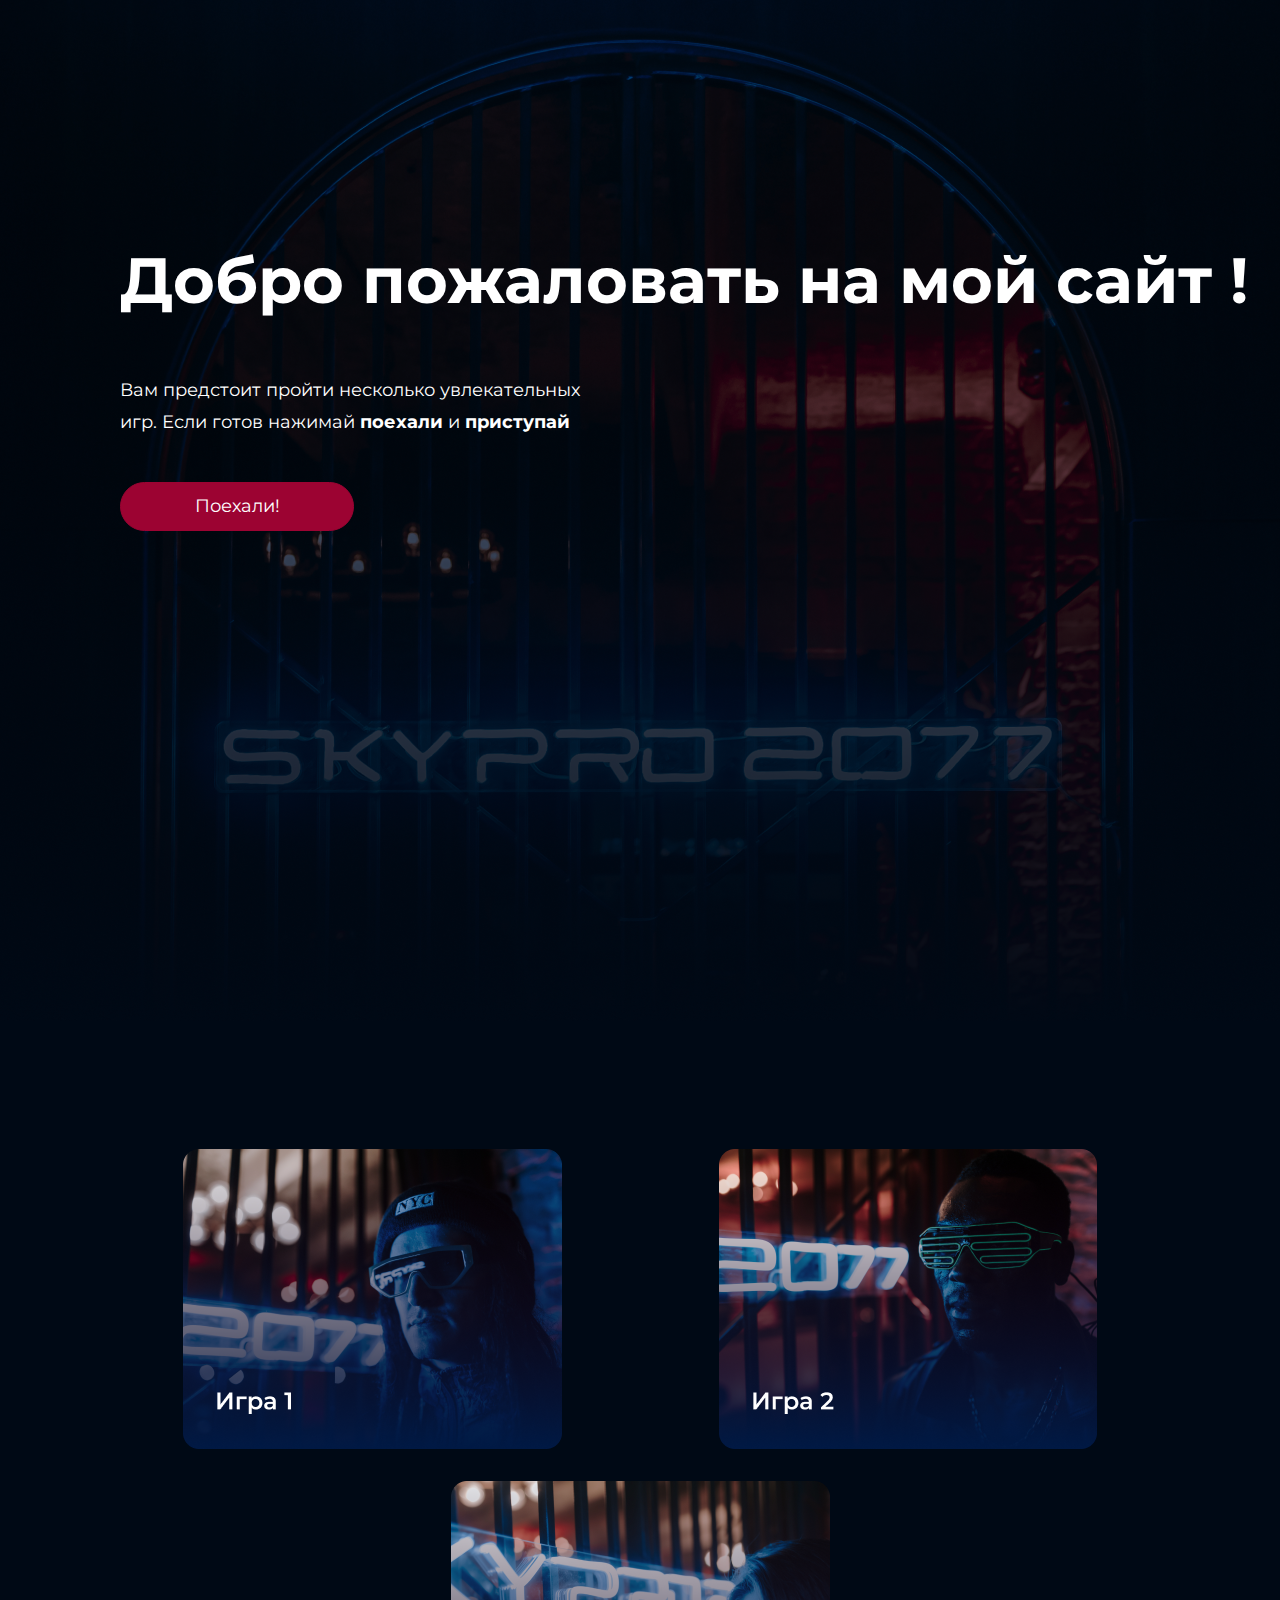
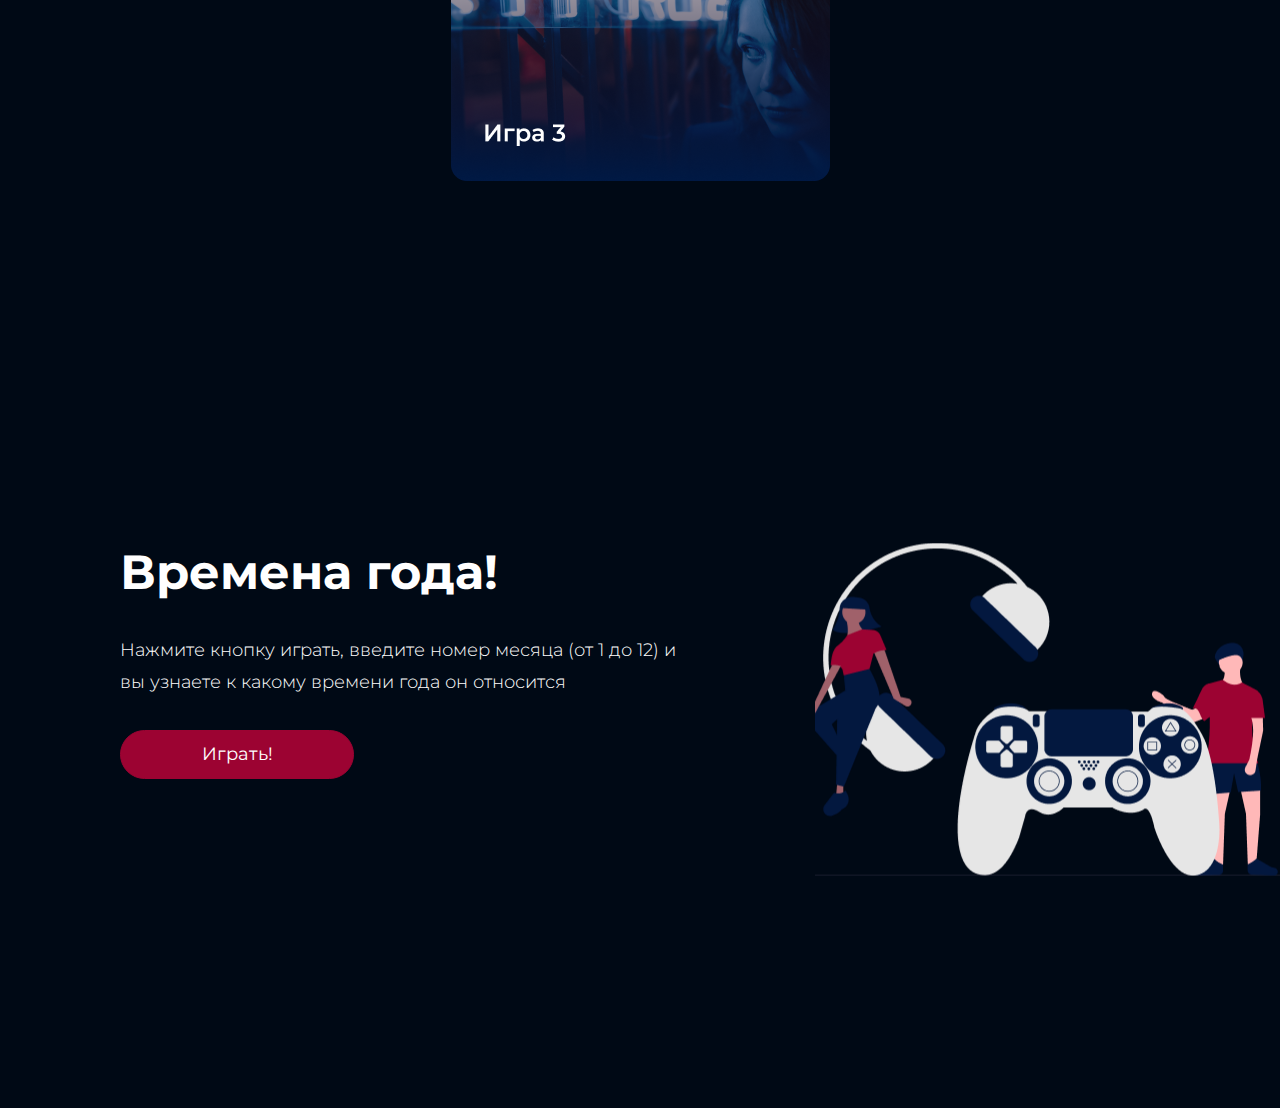
<file: hw-1/index.html>
<!DOCTYPE html>
<html lang="en">

<head>
    <meta charset="UTF-8">
    <meta name="viewport" content="width=device-width, initial-scale=1.0">
    <link rel="preconnect" href="https://fonts.googleapis.com">
    <link rel="preconnect" href="https://fonts.gstatic.com" crossorigin>
    <link
        href="https://fonts.googleapis.com/css2?family=Lato:wght@400;700&family=Montserrat:wght@300;400;600;700&family=Roboto:wght@300;400;500;700&display=swap"
        rel="stylesheet">
    <link rel="stylesheet" href="style.css">
    <script src="hw-№1.js"></script>
    <title>Homework1</title>

</head>

<body>
    <script crc="hw-№1.js"></script>
    <header class="header">
        <section class="block center">
            <div class="block__text">
                <h1 class="block__big-text">Добро пожаловать на мой сайт !</h1>
            </div>
            <div class="block__special-text">
                <h5 class="selected-text">Вам предстоит пройти несколько увлекательных игр. Если готов нажимай
                    <span class="selected-text__big-words">поехали</span>
                    и
                    <span class="selected-text__big-words">приступай</span>
                </h5>

            </div>
            <button class="block__button">Поехали!</button>
        </section>
    </header>

    <section class="blok-images">
        <div class="games center">
            <div class="game">

                <a chref="#"><img class="img" src="img/Group 1.png" alt="Игра1">
                    <h3 class="game__text"></h3>
                </a>
            </div>
            <div class="game">
                <a chref="#"><img class="img" src="img/Group 2.png" alt="Игра 2">
                    <h3 class="game__text"></h3>
                </a>
            </div>
            <div class="game">
                <a chref="#"><img class="img" src="img/Group 3.png" alt="Игра 3">
                    <h3 class="game__text"></h3>
                </a>
            </div>
        </div>
    </section>
    <div class="bottom-block">
        <div class="block-inside center">
            <div class="block-inside__info">
                <h1 class="block-inside__title">Времена года!</h1>
                <h3 class="block-inside__offer">Нажмите кнопку играть, введите номер месяца (от 1 до 12) и вы узнаете к
                    какому времени года он относится</h3>
                <button class="block-inside__button-two" onclick="monthNum()">Играть!</button>
            </div>
            <div class="block-inside__img-game"></div>
        </div>
    </div>

</body>

</html>
</file>
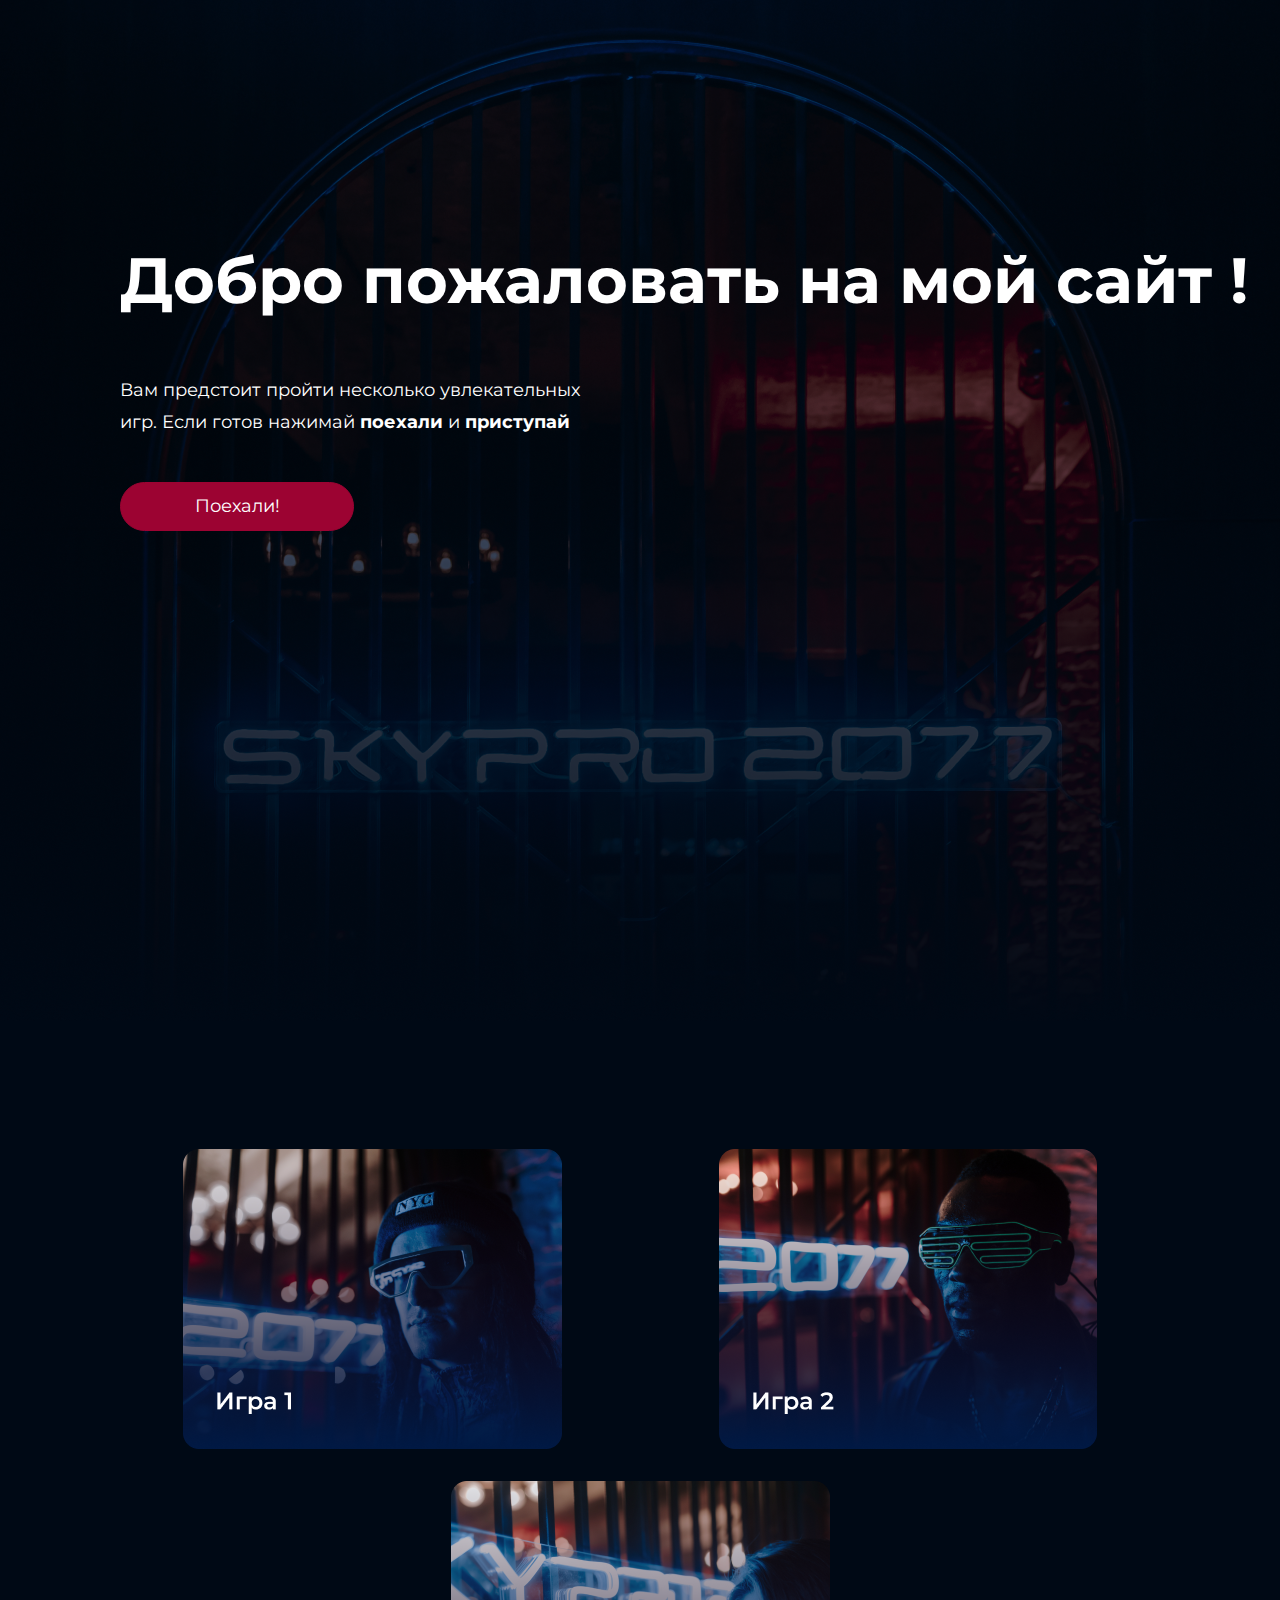
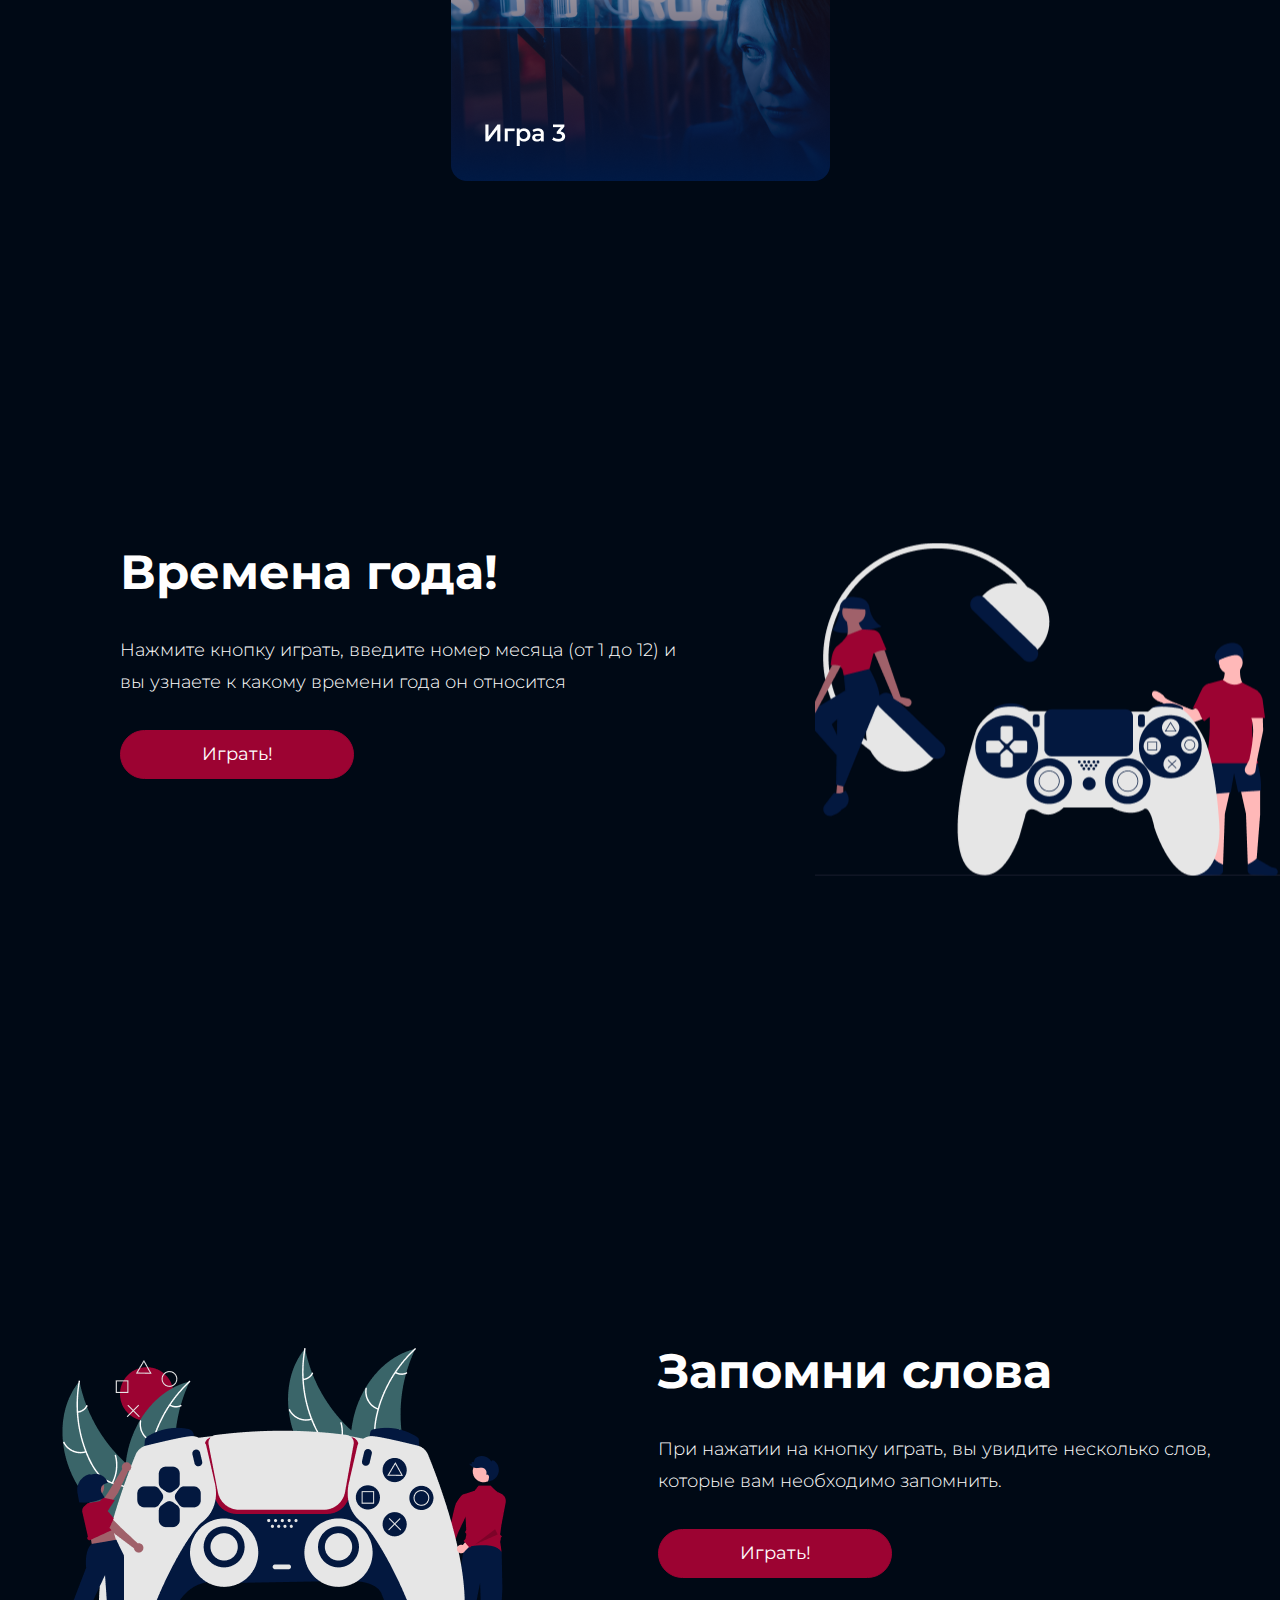
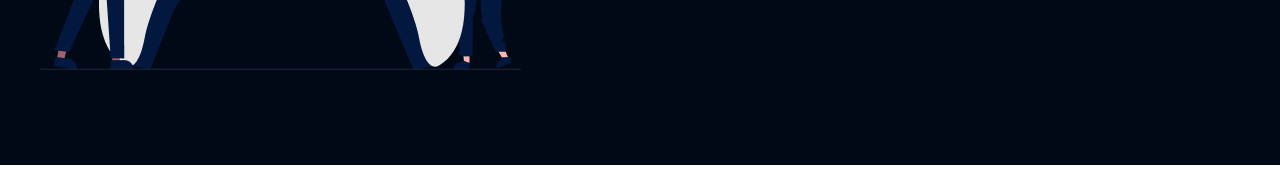
<file: hw/index.html>
<!DOCTYPE html>
<html lang="en">

<head>
    <meta charset="UTF-8">
    <meta name="viewport" content="width=device-width, initial-scale=1.0">
    <link rel="preconnect" href="https://fonts.googleapis.com">
    <link rel="preconnect" href="https://fonts.gstatic.com" crossorigin>
    <link
        href="https://fonts.googleapis.com/css2?family=Lato:wght@400;700&family=Montserrat:wght@300;400;600;700&family=Roboto:wght@300;400;500;700&display=swap"
        rel="stylesheet">
    <link rel="stylesheet" href="style.css">
    <script src="hw-№1.js"></script>
    <script src="hw-№2.js"></script>
    <title>Homework1</title>

</head>

<body>
    <script crc="hw-№1.js"></script>
    <header class="header">
        <section class="block center">
            <div class="block__text">
                <h1 class="block__big-text">Добро пожаловать на мой сайт !</h1>
            </div>
            <div class="block__special-text">
                <h5 class="selected-text">Вам предстоит пройти несколько увлекательных игр. Если готов нажимай
                    <span class="selected-text__big-words">поехали</span>
                    и
                    <span class="selected-text__big-words">приступай</span>
                </h5>

            </div>
            <button class="block__button">Поехали!</button>
        </section>
    </header>

    <section class="blok-images">
        <div class="games center">
            <div class="game">

                <a chref="#"><img class="img" src="img/Group 1.png" alt="Игра1">
                    <h3 class="game__text"></h3>
                </a>
            </div>
            <div class="game">
                <a chref="#"><img class="img" src="img/Group 2.png" alt="Игра 2">
                    <h3 class="game__text"></h3>
                </a>
            </div>
            <div class="game">
                <a chref="#"><img class="img" src="img/Group 3.png" alt="Игра 3">
                    <h3 class="game__text"></h3>
                </a>
            </div>
        </div>
    </section>
    <div class="bottom-block">
        <div class="block-inside center">
            <div class="block-inside__info">
                <h1 class="block-inside__title">Времена года!</h1>
                <h3 class="block-inside__offer">Нажмите кнопку играть, введите номер месяца (от 1 до 12) и вы узнаете к
                    какому времени года он относится</h3>
                <button class="block-inside__button-two" onclick="monthNum()">Играть!</button>
            </div>
            <div class="block-inside__img-game"></div>
        </div>
    </div>
    <div class="bottom-block-two">
        <div class="block-inside-futer center">
            <div class="block-inside__info-futer center">
                <h1 class="block-inside__title">Запомни слова</h1>
                <h3 class="block-inside__offer">При нажатии на кнопку играть, вы увидите несколько слов, которые вам необходимо запомнить.</h3>
                <button class="block-inside__button-two" onclick="fruits()">Играть!</button>
            </div>
            <div class="block-inside__img-game-futer"></div>
        </div>
    </div>
</body>

</html>
</file>
<file: hw-1/style.css>
* {
  margin: 0;
  padding: 0;
}

body {
  font-family: "Montserrat", sans-serif;
}

.header {
  height: 1024px;
  background-image: url("img/Rectangle 1.png");
  background-repeat: no-repeat;
  background-position: center;
  background-size: cover;
}

.block {
  padding-left: 120px;
}
.block__text {
  color: #FFF;
  font-family: "Montserrat";
  font-size: 55px;
  font-weight: 700;
  padding-top: 217px;
  padding-bottom: 32px;
}
.block__big-text {
  color: white;
  display: flex;
  height: 125.007px;
  flex-direction: column;
  justify-content: center;
  font-family: "Montserrat";
  font-size: 64px;
  font-style: normal;
  font-weight: 700;
}

.block__special-text {
  height: 64px;
  width: 481px;
}

.selected-text {
  color: #FFF;
  font-family: "Montserrat";
  font-size: 18px;
  font-weight: 400;
  line-height: 32px;
}

.selected-text__big-words {
  color: #FFF;
  font-family: "Montserrat";
  font-size: 18px;
  font-weight: 700;
  line-height: 32px;
}

.block__button {
  border-radius: 20px;
  width: 234.063px;
  height: 48.603px;
  border-radius: 30px;
  background: #8e022c;
  border: 1px solid #90032d;
  background: #9C0332;
  border: 1px solid #9C0332;
  margin-top: 44px;
  font-size: 18px;
  color: #FFF;
  font-family: "Montserrat";
}

.block__button:hover {
  background: #EB443F;
  color: #fef8fa;
}

.blok-images {
  background-image: url("img/Rectangle 5.png");
  background-repeat: no-repeat;
  background-position: center;
  background-size: cover;
  position: relative;
  top: -3px;
}

.games {
  padding-top: 128px;
  display: flex;
  flex-wrap: wrap;
  gap: 32px;
  padding-bottom: 128px;
  padding-left: 120px;
  padding-right: 120px;
}

.game {
  height: 300px;
  margin-left: auto;
  margin-right: auto;
}

.game:hover {
  border-radius: 16px;
  border: 3px solid #44D2FF;
}

.game__text {
  color: #FFF;
  position: relative;
  bottom: 64px;
  padding-left: 32px;
  font-size: 24px;
  font-weight: 600;
  line-height: 32px;
  font-family: "Montserrat";
  text-decoration: none;
}

.bottom-block {
  height: 800px;
  background: #000915;
  position: relative;
  top: -4px;
}

.block-inside {
  display: flex;
  gap: 135px;
  padding-top: 235px;
  margin-left: auto;
  margin-right: auto;
}
.block-inside__info {
  width: 584px;
  padding-left: 120px;
  display: flex;
  flex-direction: column;
  gap: 32px;
}
.block-inside__title {
  color: #FFFFFF;
  font-family: Montserrat;
  font-size: 48px;
  font-weight: 700;
  line-height: 59px;
  letter-spacing: 0px;
  text-align: left;
}
.block-inside__offer {
  color: #fffefe;
  font-family: "Montserrat";
  font-size: 18px;
  font-weight: 300;
  line-height: 32px;
  letter-spacing: 0px;
  text-align: left;
}
.block-inside__button-two {
  border-radius: 20px;
  width: 234.063px;
  height: 48.603px;
  border-radius: 30px;
  background: #9C0332;
  border: 1px solid #9C0332;
  font-size: 18px;
  color: #FFF;
  font-family: "Montserrat";
}

.block-inside__button-two:hover {
  background: #EB443F;
  color: #fef8fa;
}

.block-inside__img-game {
  background-image: url("img/nb-big.png");
  width: 485px;
  height: 333px;
  background-repeat: no-repeat;
  background-position: center;
}

@media (max-width: 1024px) {
  .center {
    padding-inline: max(50% - 375px, 54px);
  }
  .block-inside {
    display: flex;
    flex-direction: column;
  }
  .block-inside__info {
    padding-left: 54px;
  }
  .block-inside__img-game {
    padding-left: 120px;
  }
  .games {
    padding-left: 54px;
  }
  .block-inside {
    display: flex;
    gap: 86px;
    padding-top: 0px;
  }
}
@media (max-width: 767px) {
  .center {
    padding-left: 16px;
    padding-right: 16px;
  }
  .header {
    height: 735px;
  }
  .block {
    width: 343px;
    border-radius: 30px;
    margin-left: auto;
    margin-right: auto;
  }
  .block__text {
    font-family: "Montserrat";
    font-size: 32px;
    font-weight: 700;
    line-height: 39px;
    text-align: center;
    width: 343px;
    height: 77.44px;
    padding-top: 238.69px;
    left: 16px;
  }
  .block__special-text {
    width: 343px;
    height: 66px;
    font-family: "Montserrat";
    font-size: 14px;
    font-weight: 700;
    line-height: 22px;
    letter-spacing: 0px;
    text-align: center;
  }
  .block__button {
    width: 234.06px;
    height: 48.6px;
    top: 447.7px;
    left: 70.47px;
    border-radius: 30px;
    margin-left: 50px;
  }
  .block__big-text {
    font-family: "Montserrat";
    font-size: 32px;
    font-weight: 700;
    line-height: 39px;
    text-align: center;
    width: 343px;
    height: 77.44px;
    top: 238.69px;
    left: 16px;
  }
  .selected-text {
    font-family: "Montserrat";
    font-size: 14px;
    font-weight: 400;
    line-height: 22px;
  }
  .game {
    width: 343px;
    height: 300px;
  }
  .games {
    padding-right: 16px;
    padding-left: 16px;
  }
  .img {
    width: 343px;
  }
  .block-inside {
    max-width: 373px;
    position: relative;
    gap: 64px;
  }
  .block-inside__info {
    width: 326px;
    height: 217.6px;
    display: flex;
    align-items: center;
    padding-left: 16px;
  }
  .block-inside__title {
    font-family: "Montserrat";
    font-size: 32px;
    font-weight: 700;
    line-height: 39px;
    text-align: center;
  }
  .block-inside__offer {
    font-family: "Montserrat";
    font-size: 14px;
    font-weight: 300;
    line-height: 22px;
    text-align: center;
  }
  .block-inside__img-game {
    background-image: url("img/nb.png");
    width: 323px;
    height: 333px;
    background-repeat: no-repeat;
    padding-left: 33px;
  }
  .bottom-block {
    height: 653px;
  }
}/*# sourceMappingURL=style.css.map */
</file>
<file: hw/style.css>
* {
  margin: 0;
  padding: 0;
}

body {
  font-family: "Montserrat", sans-serif;
}

.header {
  height: 1024px;
  background-image: url("img/Rectangle 1.png");
  background-repeat: no-repeat;
  background-position: center;
  background-size: cover;
}

.block {
  padding-left: 120px;
}
.block__text {
  color: #FFF;
  font-family: "Montserrat";
  font-size: 55px;
  font-weight: 700;
  padding-top: 217px;
  padding-bottom: 32px;
}
.block__big-text {
  color: white;
  display: flex;
  height: 125.007px;
  flex-direction: column;
  justify-content: center;
  font-family: "Montserrat";
  font-size: 64px;
  font-style: normal;
  font-weight: 700;
}

.block__special-text {
  height: 64px;
  width: 481px;
}

.selected-text {
  color: #FFF;
  font-family: "Montserrat";
  font-size: 18px;
  font-weight: 400;
  line-height: 32px;
}

.selected-text__big-words {
  color: #FFF;
  font-family: "Montserrat";
  font-size: 18px;
  font-weight: 700;
  line-height: 32px;
}

.block__button {
  border-radius: 20px;
  width: 234.063px;
  height: 48.603px;
  border-radius: 30px;
  background: #8e022c;
  border: 1px solid #90032d;
  background: #9C0332;
  border: 1px solid #9C0332;
  margin-top: 44px;
  font-size: 18px;
  color: #FFF;
  font-family: "Montserrat";
}

.block__button:hover {
  background: #EB443F;
  color: #fef8fa;
}

.blok-images {
  background-image: url("img/Rectangle 5.png");
  background-repeat: no-repeat;
  background-position: center;
  background-size: cover;
  position: relative;
  top: -3px;
}

.games {
  padding-top: 128px;
  display: flex;
  flex-wrap: wrap;
  gap: 32px;
  padding-left: 120px;
  padding-right: 120px;
  padding-bottom: 128px;
}

.game {
  height: 300px;
  margin-left: auto;
  margin-right: auto;
}

.game:hover {
  border-radius: 16px;
  border: 3px solid #44D2FF;
}

.game__text {
  color: #FFF;
  position: relative;
  bottom: 64px;
  padding-left: 32px;
  font-size: 24px;
  font-weight: 600;
  line-height: 32px;
  font-family: "Montserrat";
  text-decoration: none;
}

.bottom-block {
  height: 800px;
  background: #000915;
  position: relative;
  top: -4px;
}

.bottom-block-two {
  background: #000915;
  position: relative;
  top: -5px;
}

.block-inside {
  display: flex;
  gap: 135px;
  padding-top: 235px;
  margin-left: auto;
  margin-right: auto;
}
.block-inside__info {
  width: 584px;
  padding-left: 120px;
  display: flex;
  flex-direction: column;
  gap: 32px;
}
.block-inside__title {
  color: #FFFFFF;
  font-family: Montserrat;
  font-size: 48px;
  font-weight: 700;
  line-height: 59px;
  letter-spacing: 0px;
  text-align: left;
}
.block-inside__offer {
  color: #fffefe;
  font-family: "Montserrat";
  font-size: 18px;
  font-weight: 300;
  line-height: 32px;
  letter-spacing: 0px;
  text-align: left;
}
.block-inside__button-two {
  border-radius: 20px;
  width: 234.063px;
  height: 48.603px;
  border-radius: 30px;
  background: #9C0332;
  border: 1px solid #9C0332;
  font-size: 18px;
  color: #FFF;
  font-family: "Montserrat";
}

.block-inside-futer {
  display: flex;
  flex-direction: row-reverse;
  justify-content: center;
  gap: 135px;
  padding-top: 235px;
  padding-bottom: 90px;
  margin-right: auto;
  margin-left: auto;
}

.block-inside__button-two:hover {
  background: #EB443F;
  color: #fef8fa;
}

.block-inside__img-game {
  background-image: url("img/nb-big.png");
  width: 485px;
  height: 333px;
  background-repeat: no-repeat;
  background-position: center;
}

.block-inside__img-game-futer {
  background-image: url("img/img futer.png");
  width: 485px;
  height: 333px;
  background-repeat: no-repeat;
  background-position: center;
}

.block-inside__info-futer {
  width: 584px;
  display: flex;
  flex-direction: column;
  gap: 32px;
}

@media (max-width: 1024px) {
  .center {
    padding-inline: max(50% - 375px, 54px);
  }
  .block-inside {
    display: flex;
    flex-direction: column;
    gap: 86px;
    padding-top: 0px;
  }
  .block-inside__info {
    padding-left: 54px;
  }
  .block-inside__img-game {
    padding-left: 120px;
  }
  .games {
    padding-left: 54px;
  }
  .block-inside-futer {
    display: flex;
    flex-direction: column;
    gap: 86px;
    padding-top: 0px;
  }
  .block-inside__info-futer {
    padding-left: 54px;
  }
  .block-inside__img-game-futer {
    padding-left: 120px;
  }
}
@media (max-width: 767px) {
  .center {
    padding-left: 16px;
    padding-right: 16px;
  }
  .header {
    height: 735px;
  }
  .block {
    width: 343px;
    border-radius: 30px;
    margin-left: auto;
    margin-right: auto;
  }
  .block__text {
    font-family: "Montserrat";
    font-size: 32px;
    font-weight: 700;
    line-height: 39px;
    text-align: center;
    width: 343px;
    height: 77.44px;
    padding-top: 238.69px;
    left: 16px;
  }
  .block__special-text {
    width: 343px;
    height: 66px;
    font-family: "Montserrat";
    font-size: 14px;
    font-weight: 700;
    line-height: 22px;
    letter-spacing: 0px;
    text-align: center;
  }
  .block__button {
    width: 234.06px;
    height: 48.6px;
    top: 447.7px;
    left: 70.47px;
    border-radius: 30px;
    margin-left: 50px;
  }
  .block__big-text {
    font-family: "Montserrat";
    font-size: 32px;
    font-weight: 700;
    line-height: 39px;
    text-align: center;
    width: 343px;
    height: 77.44px;
    top: 238.69px;
    left: 16px;
  }
  .selected-text {
    font-family: "Montserrat";
    font-size: 14px;
    font-weight: 400;
    line-height: 22px;
  }
  .game {
    width: 343px;
    height: 300px;
  }
  .games {
    padding-right: 16px;
    padding-left: 16px;
  }
  .img {
    width: 343px;
  }
  .block-inside {
    max-width: 373px;
    position: relative;
    gap: 64px;
  }
  .block-inside__info {
    width: 326px;
    height: 217.6px;
    display: flex;
    align-items: center;
    padding-left: 16px;
  }
  .block-inside__title {
    font-family: "Montserrat";
    font-size: 32px;
    font-weight: 700;
    line-height: 39px;
    text-align: center;
  }
  .block-inside__offer {
    font-family: "Montserrat";
    font-size: 14px;
    font-weight: 300;
    line-height: 22px;
    text-align: center;
  }
  .block-inside__img-game {
    background-image: url("img/nb.png");
    width: 323px;
    height: 333px;
    background-repeat: no-repeat;
    padding-left: 33px;
  }
  .bottom-block {
    height: 653px;
  }
  .block-inside-futer {
    max-width: 373px;
    position: relative;
    gap: 64px;
  }
  .block-inside__img-game-futer {
    background-image: url("img/gaim.mini.png");
    width: 323px;
    height: 333px;
    background-repeat: no-repeat;
    padding-left: 33px;
  }
  .block-inside__info-futer {
    width: 326px;
    height: 217.6px;
    display: flex;
    align-items: center;
    padding-left: 16px;
  }
}/*# sourceMappingURL=style.css.map */
</file>
